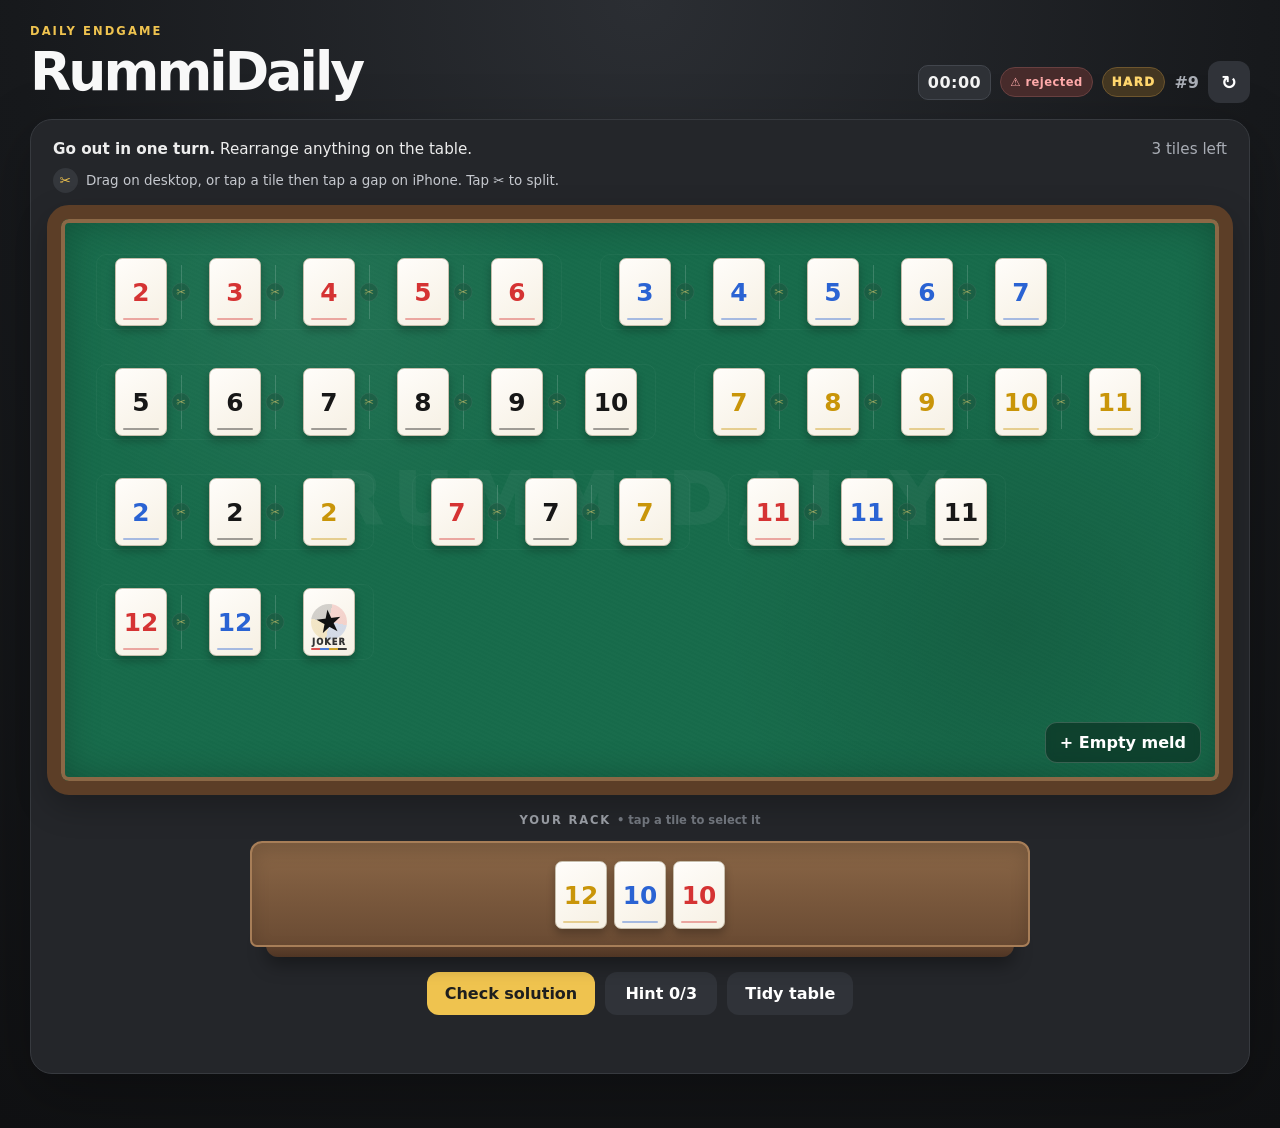
<file: RummiDaily-Hard-Fixed/index.html>
<!DOCTYPE html>
<html lang="en">
<head>
  <meta charset="UTF-8" />
  <meta name="viewport" content="width=device-width, initial-scale=1.0, maximum-scale=1.0" />
  <title>RummiDaily</title>
  <link rel="stylesheet" href="styles.css" />
</head>
<body>
  <main class="game-shell">
    <header class="topbar">
      <div>
        <div class="eyebrow">DAILY ENDGAME</div>
        <h1>RummiDaily</h1>
      </div>

      <div class="top-actions">
        <span id="timer" class="timer">00:00</span>
        <span id="verifiedBadge" class="verified">✓ verified</span>
        <span id="difficultyBadge" class="difficulty"></span>
        <span id="puzzleNumber" class="puzzle-number"></span>
        <button id="resetBtn" class="icon-btn" title="Reset puzzle" aria-label="Reset puzzle">↻</button>
      </div>
    </header>

    <section class="game-card">
      <div class="status-strip">
        <div><strong>Go out in one turn.</strong> Rearrange anything on the table.</div>
        <div id="rackCount" class="muted"></div>
      </div>

      <div class="split-help">
        <span class="split-demo">✂</span>
        Drag on desktop, or tap a tile then tap a gap on iPhone. Tap ✂ to split.
      </div>

      <div id="table" class="felt-table" aria-label="Rummikub table">
        <div class="table-brand">RUMMIDAILY</div>
        <div id="groupsLayer" class="groups-layer"></div>
        <button id="addGroupBtn" class="floating-add">+ Empty meld</button>
      </div>

      <div class="rack-label">YOUR RACK <span class="tap-help">• tap a tile to select it</span></div>
      <div class="rack-wrap">
        <div class="rack-lip"></div>
        <div id="rack" class="rack dropzone" data-zone-type="rack" aria-label="Your rack"></div>
      </div>

      <div class="controls">
        <button id="checkBtn" class="primary">Check solution</button>
        <button id="hintBtn" class="secondary hint-btn">Hint <span id="hintCount">0/3</span></button>
        <button id="tidyBtn" class="secondary">Tidy table</button>
      </div>

      <div id="message" class="message" aria-live="polite"></div>

      <div id="hintPanel" class="hint-panel hidden" aria-live="polite">
        <div class="hint-title">Visual hint</div>
        <div id="hintText">Look for the highlighted area on the table.</div>
      </div>
    </section>

    <section id="resultCard" class="result-card hidden">
      <div class="result-icon">✓</div>
      <h2>Solved</h2>
      <p id="resultSummary"></p>
      <button id="shareBtn" class="primary">Share result</button>
      <pre id="sharePreview"></pre>
    </section>
  </main>

  <script src="puzzles.js"></script>
  <script src="engine.js"></script>
  <script src="app.js"></script>
</body>
</html>
</file>
<file: RummiDaily-Hard-Fixed/styles.css>
* { box-sizing: border-box; }

:root {
  --page: #17191c;
  --panel: #24262a;
  --panel-2: #303339;
  --felt: #176b4b;
  --cream: #f6f0e3;
  --muted: #a9adb5;
  --white: #f8f8f8;
  --accent: #efc34f;
  --danger: #ff9696;
  --success: #7be0a6;
}

body {
  margin: 0;
  min-height: 100vh;
  background: radial-gradient(circle at top, #2b2e33 0%, var(--page) 48%, #101113 100%);
  color: var(--white);
  font-family: Inter, ui-sans-serif, system-ui, -apple-system, BlinkMacSystemFont, "Segoe UI", sans-serif;
}

button { font: inherit; }

.game-shell {
  width: min(1220px, calc(100% - 28px));
  margin: 0 auto;
  padding: 24px 0 54px;
}

.topbar {
  display: flex;
  justify-content: space-between;
  align-items: end;
  gap: 20px;
  margin-bottom: 16px;
}

.eyebrow {
  color: var(--accent);
  font-size: .72rem;
  font-weight: 900;
  letter-spacing: .18em;
  margin-bottom: 2px;
}

h1, h2, p { margin-top: 0; }

h1 {
  margin-bottom: 0;
  font-size: clamp(2rem, 5vw, 3.35rem);
  letter-spacing: -0.055em;
}

.top-actions {
  display: flex;
  gap: 9px;
  align-items: center;
  flex-wrap: wrap;
  justify-content: flex-end;
}

.puzzle-number {
  font-weight: 800;
  color: var(--muted);
}

.difficulty {
  font-size: .74rem;
  font-weight: 950;
  letter-spacing: .12em;
  padding: 7px 9px;
  border-radius: 999px;
  background: #443721;
  color: #ffd66d;
  border: 1px solid #6e562e;
}

.icon-btn, .primary, .secondary, .floating-add {
  border: 0;
  border-radius: 12px;
  cursor: pointer;
  font-weight: 850;
}

.icon-btn {
  width: 42px;
  height: 42px;
  background: var(--panel-2);
  color: white;
  font-size: 1.2rem;
}

.game-card {
  background: var(--panel);
  border: 1px solid #373a3f;
  border-radius: 22px;
  padding: 16px;
  box-shadow: 0 18px 60px rgba(0,0,0,.28);
}

.status-strip {
  display: flex;
  justify-content: space-between;
  gap: 18px;
  padding: 4px 6px 10px;
  color: #ededed;
  font-size: .95rem;
}

.muted { color: var(--muted); }

.split-help {
  display: flex;
  align-items: center;
  gap: 8px;
  color: #c5c8ce;
  font-size: .84rem;
  padding: 0 6px 12px;
}

.split-demo {
  width: 25px;
  height: 25px;
  display: grid;
  place-items: center;
  border-radius: 50%;
  background: #34373c;
  color: var(--accent);
}

.felt-table {
  position: relative;
  min-height: 590px;
  border-radius: 22px;
  overflow: hidden;
  background:
    radial-gradient(circle at 22% 15%, rgba(255,255,255,.05), transparent 25%),
    radial-gradient(circle at 82% 72%, rgba(0,0,0,.11), transparent 28%),
    repeating-linear-gradient(25deg, rgba(255,255,255,.008) 0 2px, rgba(0,0,0,.008) 2px 4px),
    var(--felt);
  border: 14px solid #5c3e27;
  box-shadow:
    inset 0 0 0 4px #8b6846,
    inset 0 0 38px rgba(0,0,0,.27),
    0 12px 32px rgba(0,0,0,.24);
}

.table-brand {
  position: absolute;
  inset: 50% auto auto 50%;
  transform: translate(-50%, -50%);
  font-size: clamp(2rem, 6vw, 4.5rem);
  font-weight: 950;
  letter-spacing: .16em;
  color: rgba(255,255,255,.04);
  pointer-events: none;
  user-select: none;
}

.groups-layer {
  position: relative;
  display: flex;
  align-content: flex-start;
  flex-wrap: wrap;
  gap: 24px 30px;
  padding: 34px;
  min-height: 555px;
  z-index: 1;
}

.group {
  min-width: 174px;
  min-height: 92px;
  padding: 10px 12px;
  border-radius: 14px;
  border: 2px dashed transparent;
  display: flex;
  align-items: center;
  flex-wrap: wrap;
  gap: 5px;
  transition: .12s ease;
  position: relative;
}

.group::before {
  content: "";
  position: absolute;
  inset: 5px;
  border-radius: 10px;
  border: 1px solid rgba(255,255,255,.035);
  pointer-events: none;
}

.group.drag-over {
  border-color: rgba(255,255,255,.52);
  background: rgba(255,255,255,.055);
}

.tile-slot {
  width: 9px;
  height: 70px;
  border-radius: 5px;
  transition: .12s ease;
  flex: 0 0 9px;
  position: relative;
}

.tile-slot.active {
  width: 20px;
  background: rgba(255,255,255,.27);
}

.split-slot {
  width: 18px;
  height: 70px;
  border: 0;
  padding: 0;
  background: transparent;
  cursor: pointer;
  position: relative;
  flex: 0 0 18px;
}

.split-slot::before {
  content: "";
  position: absolute;
  top: 8px;
  bottom: 8px;
  left: 50%;
  width: 1px;
  background: rgba(255,255,255,.16);
}

.split-slot::after {
  content: "✂";
  position: absolute;
  left: 50%;
  top: 50%;
  transform: translate(-50%, -50%) scale(.72);
  width: 24px;
  height: 24px;
  display: grid;
  place-items: center;
  border-radius: 50%;
  background: #1d553f;
  color: #f1cb67;
  border: 1px solid rgba(255,255,255,.14);
  opacity: .55;
  transition: .12s ease;
}

.split-slot:hover::after,
.split-slot:focus-visible::after {
  opacity: 1;
  transform: translate(-50%, -50%) scale(.92);
}

.tile {
  width: 52px;
  height: 68px;
  border-radius: 7px;
  border: 1px solid #c7beac;
  background: linear-gradient(145deg, #fffdfa, var(--cream));
  color: #171717;
  display: grid;
  place-items: center;
  font-size: 1.55rem;
  font-weight: 900;
  box-shadow: 0 5px 9px rgba(0,0,0,.24), inset 0 1px 0 rgba(255,255,255,.92);
  cursor: grab;
  user-select: none;
  position: relative;
}

.tile::after {
  content: "";
  position: absolute;
  left: 7px;
  right: 7px;
  bottom: 5px;
  height: 2px;
  border-radius: 2px;
  background: currentColor;
  opacity: .4;
}

.tile.dragging { opacity: .5; }

.tile.red { color: #d53333; }
.tile.blue { color: #2a63d3; }
.tile.black { color: #171717; }
.tile.yellow { color: #c99509; }

.tile.joker {
  color: #111;
  overflow: hidden;
}

.joker-face {
  display: grid;
  place-items: center;
  width: 100%;
  height: 100%;
  position: relative;
}

.joker-star {
  font-size: 1.95rem;
  line-height: 1;
  color: #111;
  transform: rotate(-7deg);
}

.joker-word {
  position: absolute;
  bottom: 8px;
  font-size: .52rem;
  letter-spacing: .13em;
  font-weight: 950;
  color: #333;
}

.tile.joker::before {
  content: "";
  position: absolute;
  width: 36px;
  height: 36px;
  border-radius: 50%;
  background: conic-gradient(from 10deg, #d53333, #d53333 25%, #2a63d3 25%, #2a63d3 50%, #c99509 50%, #c99509 75%, #171717 75%);
  opacity: .18;
}

.tile.joker::after {
  background: linear-gradient(90deg, #d53333 0 25%, #2a63d3 25% 50%, #c99509 50% 75%, #171717 75%);
  opacity: .85;
}

.floating-add {
  position: absolute;
  right: 18px;
  bottom: 18px;
  z-index: 3;
  background: rgba(0,0,0,.35);
  color: white;
  border: 1px solid rgba(255,255,255,.18);
  padding: 10px 14px;
  backdrop-filter: blur(5px);
}

.rack-label {
  text-align: center;
  color: #9da1a8;
  font-size: .72rem;
  letter-spacing: .16em;
  font-weight: 900;
  margin-top: 18px;
}

.rack-wrap {
  position: relative;
  margin: 6px auto 6px;
  width: min(780px, 95%);
  padding-top: 8px;
}

.rack-lip {
  position: absolute;
  left: 2%;
  right: 2%;
  bottom: -10px;
  height: 25px;
  border-radius: 0 0 12px 12px;
  background: linear-gradient(#735137, #4f3524);
  box-shadow: 0 8px 18px rgba(0,0,0,.35);
}

.rack {
  position: relative;
  z-index: 2;
  min-height: 105px;
  padding: 18px 20px 16px;
  border-radius: 12px 12px 7px 7px;
  background: linear-gradient(180deg, #8b6747 0%, #6a4b33 100%);
  border: 2px solid #a77e58;
  display: flex;
  align-items: end;
  justify-content: center;
  flex-wrap: wrap;
  gap: 7px;
  box-shadow: inset 0 8px 18px rgba(0,0,0,.16);
}

.rack.drag-over { outline: 3px solid rgba(240,194,79,.65); }

.controls {
  display: flex;
  justify-content: center;
  gap: 10px;
  margin-top: 25px;
  flex-wrap: wrap;
}

.primary, .secondary { padding: 12px 18px; }
.primary { background: var(--accent); color: #1e1e1e; }
.secondary { background: var(--panel-2); color: white; }

.message {
  min-height: 28px;
  text-align: center;
  margin-top: 14px;
  font-weight: 800;
}

.message.error { color: var(--danger); }
.message.success { color: var(--success); }

.result-card {
  margin: 18px auto 0;
  width: min(560px, 100%);
  padding: 24px;
  text-align: center;
  background: var(--panel);
  border: 1px solid #383a3f;
  border-radius: 18px;
}

.result-icon {
  width: 54px;
  height: 54px;
  border-radius: 50%;
  background: var(--success);
  color: #123221;
  display: grid;
  place-items: center;
  font-weight: 950;
  font-size: 1.6rem;
  margin: 0 auto 12px;
}

#sharePreview {
  white-space: pre-wrap;
  background: #1e2023;
  border-radius: 12px;
  padding: 14px;
  margin: 16px 0 0;
}

.hidden { display: none; }

@media (max-width: 700px) {
  .felt-table { min-height: 670px; border-width: 10px; }
  .groups-layer { padding: 18px; gap: 13px; }
  .group { min-width: 145px; min-height: 76px; padding: 7px; gap: 3px; }
  .tile { width: 44px; height: 59px; font-size: 1.3rem; }
  .tile-slot, .split-slot { height: 59px; }
  .split-slot { width: 15px; flex-basis: 15px; }
  .rack { padding-left: 10px; padding-right: 10px; }
  .status-strip { flex-direction: column; gap: 5px; }
}

.verified {
  font-size: .72rem;
  font-weight: 900;
  letter-spacing: .04em;
  padding: 7px 9px;
  border-radius: 999px;
  background: #29372f;
  color: #91e7b2;
  border: 1px solid #3d5b49;
}
.verified.bad { background:#472b2b; color:#ffaaaa; border-color:#684040; }

.difficulty.expert {
  background: #43252f;
  color: #ffbdc9;
  border-color: #734250;
}

.hint-btn {
  min-width: 112px;
}

.hint-btn:disabled {
  opacity: .48;
  cursor: default;
}

.hint-panel {
  width: min(740px, 100%);
  margin: 8px auto 2px;
  padding: 15px 17px;
  border-radius: 14px;
  background: #2d3035;
  border: 1px solid #41454c;
  color: #eef0f2;
  line-height: 1.5;
}

.hint-title {
  color: var(--accent);
  font-size: .74rem;
  font-weight: 950;
  letter-spacing: .12em;
  text-transform: uppercase;
  margin-bottom: 5px;
}

.timer {
  font-variant-numeric: tabular-nums;
  font-weight: 900;
  letter-spacing: .04em;
  color: #f3f3f3;
  background: #2e3136;
  border: 1px solid #42464d;
  border-radius: 10px;
  padding: 7px 10px;
  min-width: 64px;
  text-align: center;
}

.tile.selected {
  outline: 3px solid var(--accent);
  transform: translateY(-3px);
  box-shadow: 0 7px 12px rgba(0,0,0,.32);
}

.tap-help {
  color: #70757d;
  letter-spacing: normal;
  text-transform: none;
  font-weight: 700;
}

@media (max-width: 700px) {
  body {
    overflow: hidden;
  }

  .game-shell {
    width: 100%;
    padding: 6px 7px 8px;
  }

  .topbar {
    margin-bottom: 5px;
    align-items: center;
  }

  .eyebrow {
    display: none;
  }

  h1 {
    font-size: 1.45rem;
  }

  .top-actions {
    gap: 5px;
  }

  .timer, .difficulty, .verified {
    font-size: .62rem;
    padding: 5px 6px;
  }

  .icon-btn {
    width: 34px;
    height: 34px;
  }

  .game-card {
    border-radius: 12px;
    padding: 6px;
  }

  .status-strip {
    padding: 1px 3px 4px;
    font-size: .70rem;
    flex-direction: row;
    gap: 5px;
  }

  .split-help {
    padding: 0 3px 4px;
    font-size: .65rem;
  }

  .split-demo {
    width: 18px;
    height: 18px;
    font-size: .65rem;
  }

  .felt-table {
    min-height: 0;
    height: 56vh;
    border-width: 6px;
    border-radius: 13px;
  }

  .groups-layer {
    min-height: 100%;
    padding: 7px;
    gap: 5px 7px;
    align-content: flex-start;
  }

  .group {
    min-width: 96px;
    min-height: 49px;
    padding: 2px 3px;
    gap: 1px;
    border-radius: 7px;
  }

  .tile {
    width: 30px;
    height: 40px;
    border-radius: 4px;
    font-size: 1rem;
  }

  .tile::after {
    left: 4px;
    right: 4px;
    bottom: 3px;
    height: 1px;
  }

  .tile-slot {
    width: 4px;
    flex-basis: 4px;
    height: 40px;
  }

  .tile-slot.active {
    width: 10px;
  }

  .split-slot {
    width: 8px;
    flex-basis: 8px;
    height: 40px;
  }

  .split-slot::after {
    width: 16px;
    height: 16px;
    font-size: .52rem;
  }

  .rack-label {
    margin-top: 4px;
    font-size: .56rem;
  }

  .rack-wrap {
    width: 94%;
    margin: 0 auto;
    padding-top: 3px;
  }

  .rack {
    min-height: 55px;
    padding: 6px 7px 5px;
    gap: 3px;
  }

  .rack-lip {
    height: 13px;
    bottom: -5px;
  }

  .controls {
    margin-top: 8px;
    gap: 5px;
  }

  .primary, .secondary {
    padding: 8px 10px;
    font-size: .75rem;
    border-radius: 8px;
  }

  .message {
    min-height: 16px;
    margin-top: 4px;
    font-size: .72rem;
  }

  .hint-panel {
    margin-top: 3px;
    padding: 7px 9px;
    font-size: .72rem;
    line-height: 1.3;
  }

  .hint-title {
    font-size: .58rem;
    margin-bottom: 2px;
  }

  .result-card {
    position: absolute;
    inset: 50% auto auto 50%;
    transform: translate(-50%, -50%);
    width: calc(100% - 28px);
    z-index: 20;
    padding: 16px;
  }

  .joker-star {
    font-size: 1.25rem;
  }

  .joker-word {
    font-size: .34rem;
    bottom: 4px;
  }
}

@media (max-width: 380px) {
  .felt-table {
    height: 54vh;
  }

  .tile {
    width: 27px;
    height: 37px;
    font-size: .92rem;
  }

  .tile-slot, .split-slot {
    height: 37px;
  }

  .group {
    min-width: 88px;
  }
}

.timer {
  font-variant-numeric: tabular-nums;
  font-weight: 900;
  letter-spacing: .03em;
  background: #2e3136;
  border: 1px solid #42464d;
  border-radius: 10px;
  padding: 7px 9px;
  min-width: 64px;
  text-align: center;
}
.tile.selected {
  outline: 3px solid var(--accent);
  transform: translateY(-2px);
}
.tap-help {
  color: #747981;
  letter-spacing: normal;
  text-transform: none;
}
.difficulty.medium {
  background: #3a3524;
  color: #f4d77b;
  border-color: #62572f;
}
.verified.bad {
  background: #472b2b;
  color: #ffaaaa;
  border-color: #684040;
}
.hint-panel {
  width: min(720px, 100%);
  margin: 7px auto 2px;
  padding: 13px 15px;
  border-radius: 12px;
  background: #2d3035;
  border: 1px solid #41454c;
  line-height: 1.4;
}
.hint-title {
  color: var(--accent);
  font-size: .7rem;
  font-weight: 950;
  letter-spacing: .11em;
  margin-bottom: 4px;
}

@media (max-width: 700px) {
  body { overflow: hidden; }
  .game-shell { width: 100%; padding: 5px 6px 7px; }
  .topbar { margin-bottom: 4px; align-items: center; }
  .eyebrow { display: none; }
  h1 { font-size: 1.35rem; }
  .top-actions { gap: 4px; }
  .timer, .difficulty, .verified, .puzzle-number { font-size: .58rem; padding: 4px 5px; }
  .icon-btn { width: 31px; height: 31px; }
  .game-card { padding: 5px; border-radius: 11px; }
  .status-strip { padding: 1px 2px 3px; font-size: .65rem; flex-direction: row; }
  .split-help { padding: 0 2px 3px; font-size: .6rem; }
  .split-demo { width: 16px; height: 16px; font-size: .55rem; }

  .felt-table {
    min-height: 0;
    height: 55vh;
    border-width: 5px;
    border-radius: 11px;
  }
  .groups-layer {
    min-height: 100%;
    padding: 6px;
    gap: 4px 6px;
    align-content: flex-start;
  }
  .group {
    min-width: 86px;
    min-height: 43px;
    padding: 2px;
    gap: 1px;
    border-radius: 6px;
  }
  .tile {
    width: 27px;
    height: 36px;
    border-radius: 4px;
    font-size: .9rem;
  }
  .tile::after { left: 3px; right: 3px; bottom: 2px; height: 1px; }
  .tile-slot { width: 3px; flex-basis: 3px; height: 36px; }
  .tile-slot.active { width: 9px; }
  .split-slot { width: 7px; flex-basis: 7px; height: 36px; }
  .split-slot::after { width: 15px; height: 15px; font-size: .48rem; }

  .rack-label { margin-top: 3px; font-size: .52rem; }
  .rack-wrap { width: 94%; margin: 0 auto; padding-top: 2px; }
  .rack { min-height: 48px; padding: 5px 6px 4px; gap: 2px; }
  .rack-lip { height: 11px; bottom: -4px; }
  .controls { margin-top: 7px; gap: 4px; }
  .primary, .secondary { padding: 7px 9px; font-size: .7rem; border-radius: 7px; }
  .message { min-height: 14px; margin-top: 3px; font-size: .66rem; }
  .hint-panel { margin-top: 2px; padding: 6px 8px; font-size: .67rem; }
  .hint-title { font-size: .54rem; margin-bottom: 2px; }
}


/* v9 layout stability: splitting melds must never expand the page */
html, body {
  max-width: 100%;
  overflow-x: hidden;
}

.game-shell,
.game-card,
.felt-table,
.groups-layer {
  min-width: 0;
  max-width: 100%;
}

.felt-table {
  overflow: hidden;
}

.groups-layer {
  display: grid;
  grid-template-columns: repeat(auto-fit, minmax(110px, max-content));
  grid-auto-rows: min-content;
  justify-content: start;
  align-content: start;
  gap: 14px 18px;
  width: 100%;
  height: 100%;
  overflow: auto;
  overscroll-behavior: contain;
  scrollbar-width: thin;
}

.group {
  min-width: 0;
  width: max-content;
  max-width: 100%;
  flex-wrap: nowrap;
}

.group:empty {
  width: 92px;
  min-height: 72px;
}

/* On compact screens, keep all rearrangement inside the felt area. */
@media (max-width: 700px) {
  .felt-table {
    overflow: hidden;
  }

  .groups-layer {
    display: grid;
    grid-template-columns: repeat(auto-fit, minmax(72px, max-content));
    grid-auto-rows: min-content;
    gap: 4px 5px;
    width: 100%;
    height: 100%;
    overflow: auto;
    padding: 5px;
  }

  .group {
    width: max-content;
    min-width: 0;
    max-width: 100%;
    flex-wrap: nowrap;
  }

  .group:empty {
    width: 58px;
    min-height: 39px;
  }
}

/* Very narrow phones */
@media (max-width: 380px) {
  .groups-layer {
    grid-template-columns: repeat(auto-fit, minmax(64px, max-content));
    gap: 3px 4px;
  }
}


/* v10 visual hints */
@keyframes hintPulse {
  0%, 100% { transform: translateY(0) scale(1); box-shadow: 0 0 0 0 rgba(240,194,79,.5); }
  50% { transform: translateY(-3px) scale(1.06); box-shadow: 0 0 0 8px rgba(240,194,79,0); }
}

@keyframes splitPulse {
  0%, 100% { transform: scale(1); }
  50% { transform: scale(1.28); }
}

.tile.hint-highlight {
  outline: 3px solid var(--accent);
  z-index: 6;
  animation: hintPulse 1.15s ease-in-out infinite;
}

.split-slot.hint-split::after {
  opacity: 1 !important;
  background: var(--accent);
  color: #1b1b1b;
  border-color: #fff2bd;
  box-shadow: 0 0 0 4px rgba(240,194,79,.22);
  animation: splitPulse .9s ease-in-out infinite;
}

.split-slot.hint-split::before {
  background: var(--accent);
  width: 3px;
}

.hint-panel {
  text-align: center;
}

.hint-group-ring {
  position: absolute;
  z-index: 5;
  pointer-events: none;
  border: 3px solid var(--accent);
  border-radius: 10px;
  background: rgba(240,194,79,.08);
  color: #fff0b4;
  font-size: .62rem;
  font-weight: 950;
  letter-spacing: .05em;
  text-transform: uppercase;
  display: flex;
  align-items: flex-start;
  justify-content: center;
  padding-top: 2px;
  box-shadow: 0 0 0 3px rgba(0,0,0,.12);
}

@media (prefers-reduced-motion: reduce) {
  .tile.hint-highlight,
  .split-slot.hint-split::after {
    animation: none;
  }
}

@media (max-width: 700px) {
  .tile.hint-highlight {
    outline-width: 2px;
  }

  .hint-group-ring {
    border-width: 2px;
    font-size: .48rem;
    border-radius: 6px;
  }
}

/* v11: restore a natural table layout while keeping the board bounded */
html, body {
  max-width: 100%;
  overflow-x: hidden;
}

.game-shell,
.game-card,
.felt-table,
.groups-layer {
  min-width: 0;
  max-width: 100%;
}

.felt-table {
  overflow: hidden;
}

.groups-layer {
  display: flex !important;
  flex-wrap: wrap !important;
  flex-direction: row !important;
  justify-content: flex-start !important;
  align-content: flex-start !important;
  align-items: flex-start !important;
  gap: 20px 24px !important;
  width: 100% !important;
  height: 100% !important;
  padding: 28px !important;
  overflow-x: hidden !important;
  overflow-y: auto !important;
  overscroll-behavior: contain;
  scrollbar-width: thin;
}

.group {
  display: flex !important;
  flex: 0 0 auto !important;
  width: auto !important;
  min-width: 150px !important;
  max-width: calc(100% - 4px) !important;
  min-height: 82px !important;
  padding: 8px 10px !important;
  gap: 5px !important;
  flex-wrap: nowrap !important;
  align-items: center !important;
}

.group:empty {
  width: 110px !important;
  min-width: 110px !important;
  min-height: 68px !important;
  border-color: rgba(255,255,255,.10) !important;
  background: rgba(255,255,255,.018) !important;
}

/* Tiny empty workspaces should not dominate the table. */
.group:empty::after {
  content: "empty";
  margin: auto;
  color: rgba(255,255,255,.18);
  font-size: .62rem;
  font-weight: 800;
  text-transform: uppercase;
  letter-spacing: .08em;
}

/* Keep visual hint overlays inside the felt board. */
.hint-group-ring {
  max-width: calc(100% - 12px);
}

@media (max-width: 700px) {
  .groups-layer {
    display: flex !important;
    flex-wrap: wrap !important;
    gap: 7px 8px !important;
    padding: 7px !important;
    overflow-x: hidden !important;
    overflow-y: auto !important;
  }

  .group {
    flex: 0 0 auto !important;
    width: auto !important;
    min-width: 84px !important;
    max-width: calc(100% - 2px) !important;
    min-height: 43px !important;
    padding: 2px 3px !important;
    gap: 1px !important;
    flex-wrap: nowrap !important;
  }

  .group:empty {
    width: 62px !important;
    min-width: 62px !important;
    min-height: 38px !important;
  }

  .group:empty::after {
    font-size: .42rem;
  }
}

@media (max-width: 380px) {
  .groups-layer {
    gap: 5px 6px !important;
    padding: 5px !important;
  }

  .group {
    min-width: 76px !important;
  }
}
</file>
